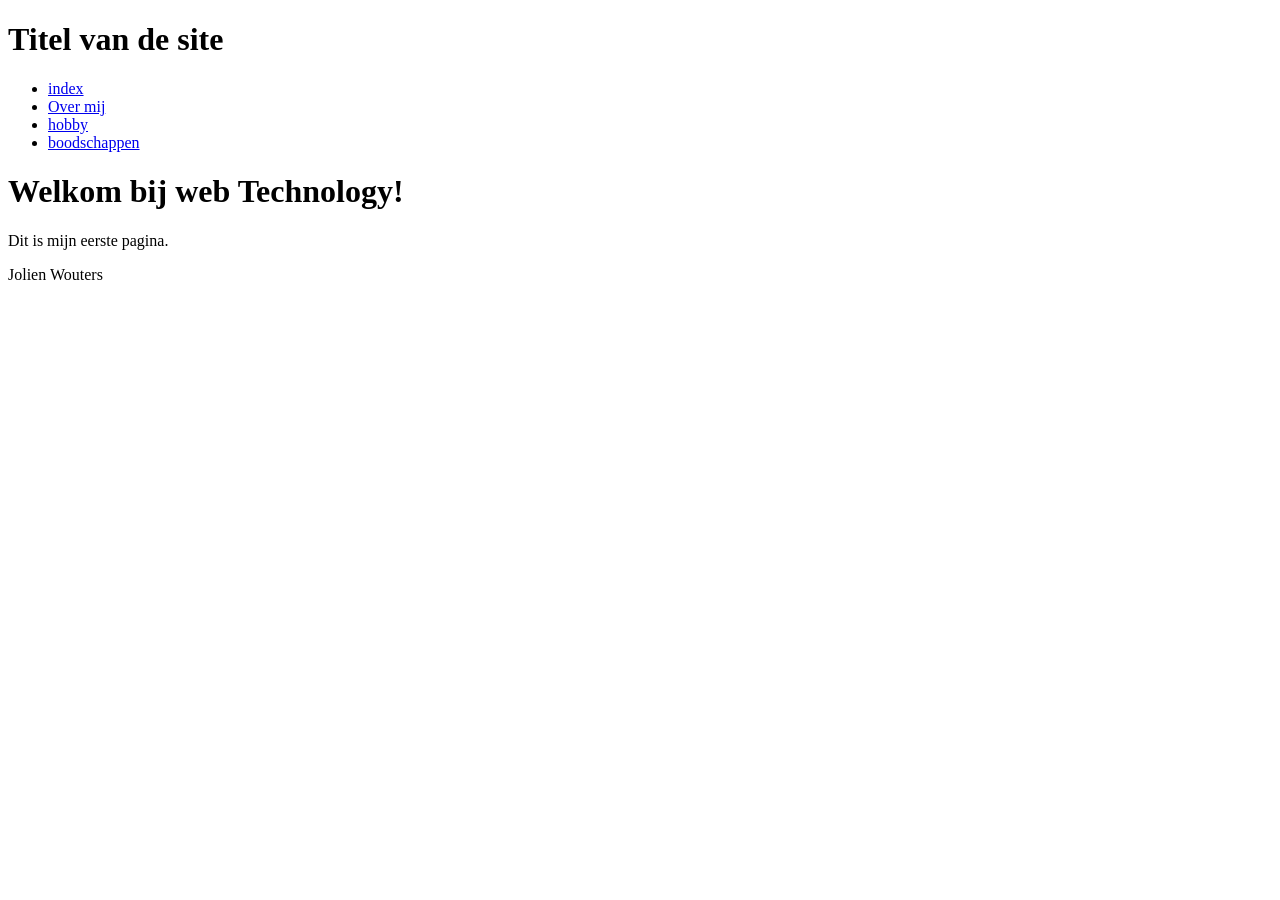
<file: Labo-01/index.html>
<!DOCTYPE html>
<html lang="en">
<head>
    <meta charset="UTF-8">
    <meta name="viewport" content="width=device-width, initial-scale=1.0">
    <title>Mijn Eerste pagina</title>
</head>
<body>
    <header>
<h1>Titel van de site</h1>
<nav>
<ul>
<li><a href="index.html">index</a></li>
<li><a href="over-mij.html">Over mij</a></li>
<li><a href="hobby.html">hobby</a></li>
<li><a href="boodschappen.html">boodschappen</a></li>
</ul>
</nav>
</header>
  <h1>Welkom bij web Technology!</h1>  
  <p>Dit is mijn eerste pagina.</p>
</body>

<footer>
<p>Jolien Wouters</p>
</footer>
</html>
</file>
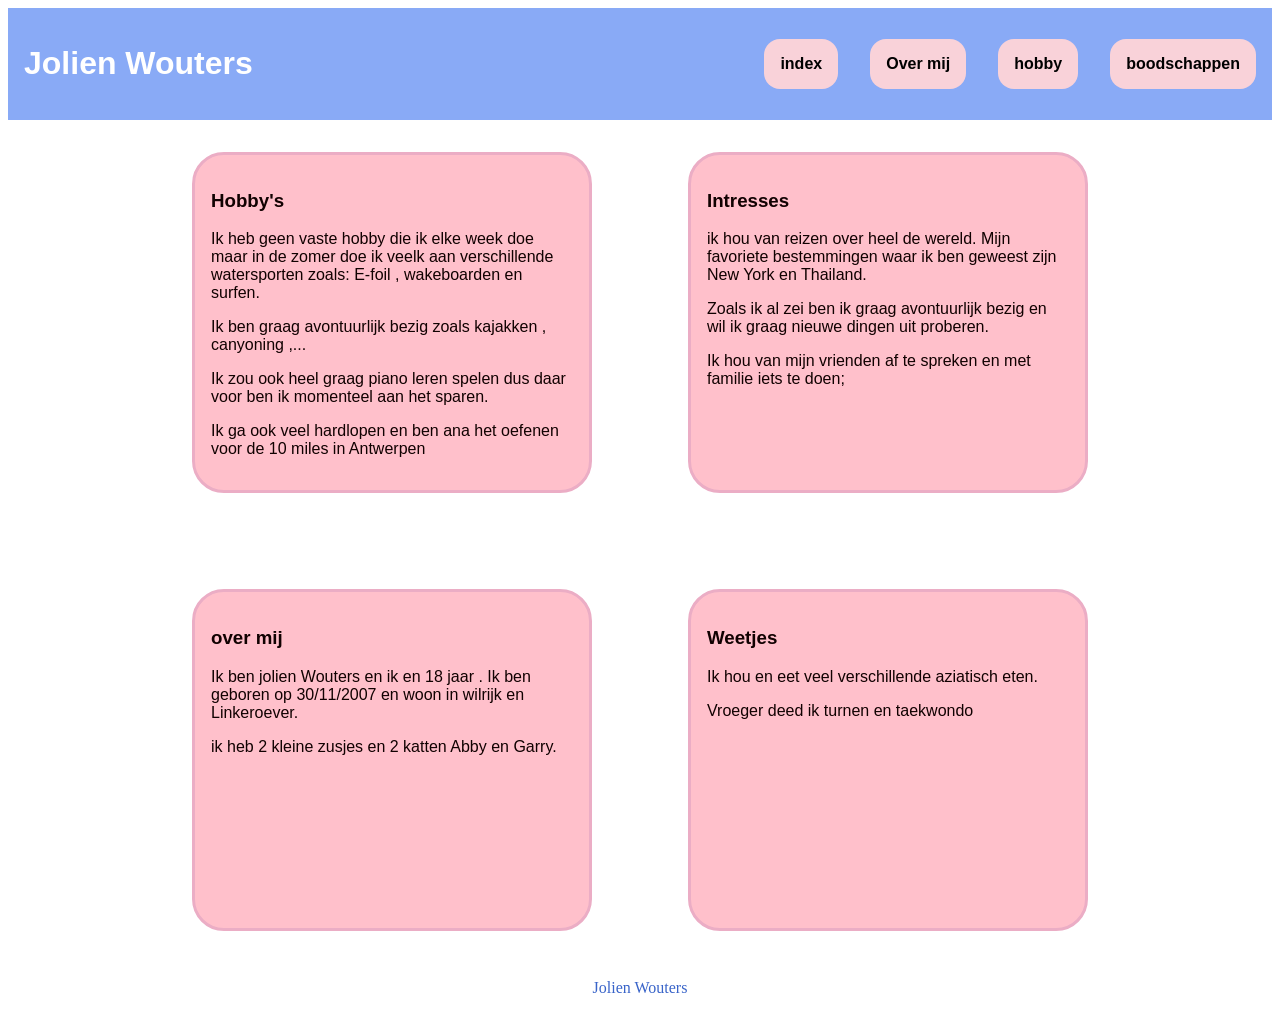
<file: site/index.html>
<!DOCTYPE html>
<html lang="en">
<head>
    <meta charset="UTF-8">
    <meta name="viewport" content="width=device-width, initial-scale=1.0">
    <title>Mijn Eerste pagina</title>
    <link rel="stylesheet" href="css/stijl.css">
</head>
<body>
    <header>
<h1>Jolien Wouters</h1>
<nav>
<ul>
<li><a href="index.html">index</a></li>
<li><a href="over-mij.html">Over mij</a></li>
<li><a href="hobby.html">hobby</a></li>
<li><a href="boodschappen.html">boodschappen</a></li>
</ul>
</nav>
</header>

  <main>
   
    

    <article class="kaart">
        <h3>Hobby's</h3>
        <p>Ik heb geen vaste hobby die ik elke week doe maar in de zomer doe ik veelk aan verschillende watersporten zoals: E-foil , wakeboarden en surfen.</p>
        <p> Ik ben graag avontuurlijk bezig zoals kajakken , canyoning ,...</p>
        <p> Ik zou ook heel graag piano leren spelen dus daar voor ben ik momenteel aan het sparen.</p>
        <p> Ik ga ook veel hardlopen en ben ana het oefenen voor de 10 miles in Antwerpen</p>
    </article>

    <article class="kaart">
        <h3>Intresses</h3>
        <p>ik hou van reizen over heel de wereld. Mijn favoriete bestemmingen waar ik ben geweest zijn New York en Thailand.</p>
           <p>Zoals ik al zei ben ik graag avontuurlijk bezig en wil ik graag nieuwe dingen uit proberen.</p>
             <p>Ik hou van mijn vrienden af te spreken en met familie iets te doen;</p>
    </article>

    <article class="kaart">
        <h3>over mij</h3>
        <p>Ik ben jolien Wouters en ik en 18 jaar . Ik ben geboren op 30/11/2007 en woon in wilrijk en Linkeroever.</p>
        <p> ik heb 2 kleine zusjes en 2 katten Abby en Garry.</p>
        <p></p>
    </article>

    <article class="kaart">
        <h3>Weetjes</h3>
        <p> Ik hou en eet veel verschillende aziatisch eten.</p>
        <p> Vroeger deed ik turnen en taekwondo</p>

        <p> </p>
    </article>
</main>
</body>

<footer>
<p>Jolien Wouters</p>
</footer>
</html>
</file>
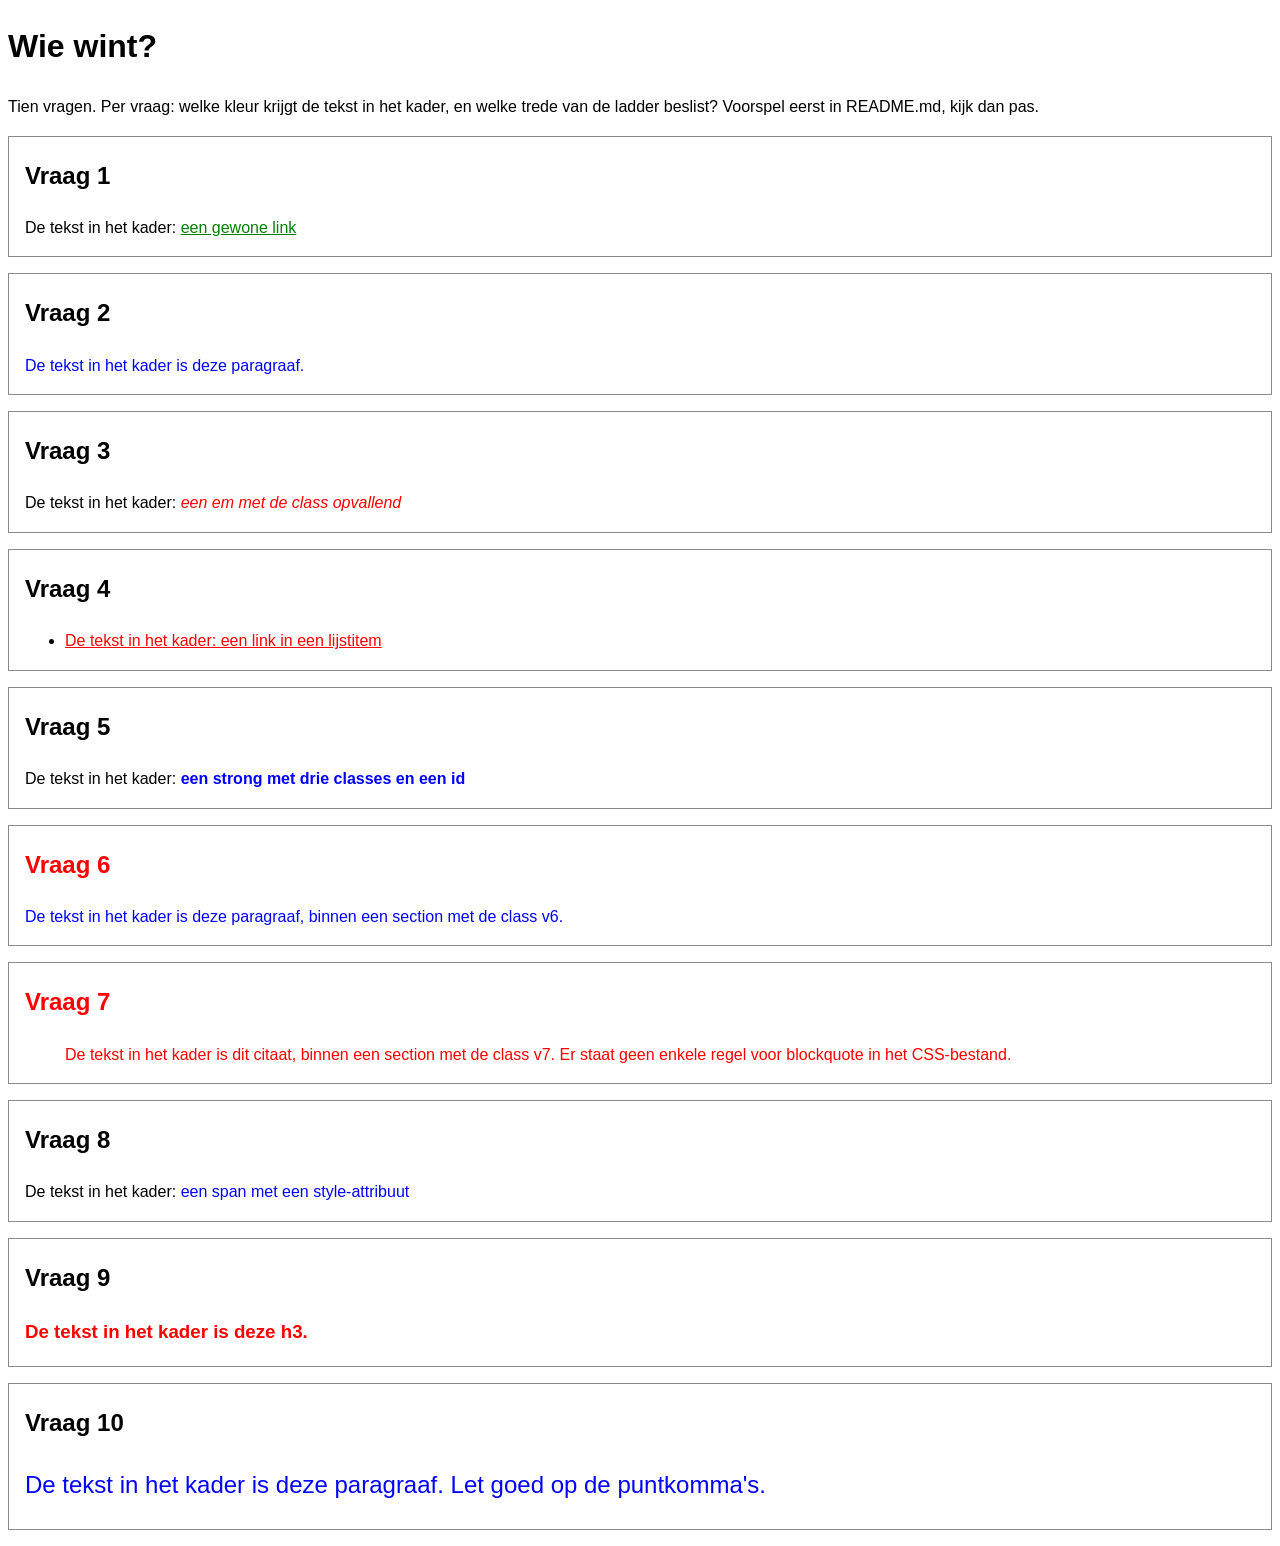
<file: labo-02/cascade/index.html>
<!-- index.html - oefening 3: voorspel, dan kijk. Wijzig dit bestand niet. -->
<!doctype html>
<html lang="nl">
  <head>
    <meta charset="utf-8">
    <meta name="viewport" content="width=device-width, initial-scale=1">
    <title>Wie wint? Tien vragen over de cascade</title>
    <link rel="stylesheet" href="css/stijl.css">
  </head>
  <body>
    <h1>Wie wint?</h1>
    <p>Tien vragen. Per vraag: welke kleur krijgt de tekst in het kader, en welke trede van de ladder beslist? Voorspel eerst in README.md, kijk dan pas.</p>

    <section class="vraag v1">
      <h2>Vraag 1</h2>
      <p>De tekst in het kader: <a href="#">een gewone link</a></p>
    </section>

    <section class="vraag v2">
      <h2>Vraag 2</h2>
      <p class="v2-tekst">De tekst in het kader is deze paragraaf.</p>
    </section>

    <section class="vraag v3">
      <h2>Vraag 3</h2>
      <p>De tekst in het kader: <em class="opvallend">een em met de class opvallend</em></p>
    </section>

    <section class="vraag v4">
      <h2>Vraag 4</h2>
      <ul>
        <li><a href="#">De tekst in het kader: een link in een lijstitem</a></li>
      </ul>
    </section>

    <section class="vraag v5">
      <h2>Vraag 5</h2>
      <p>De tekst in het kader: <strong class="een twee drie" id="v5-tekst">een strong met drie classes en een id</strong></p>
    </section>

    <section class="vraag v6">
      <h2>Vraag 6</h2>
      <p class="v6-tekst">De tekst in het kader is deze paragraaf, binnen een section met de class v6.</p>
    </section>

    <section class="vraag v7">
      <h2>Vraag 7</h2>
      <blockquote>De tekst in het kader is dit citaat, binnen een section met de class v7. Er staat geen enkele regel voor blockquote in het CSS-bestand.</blockquote>
    </section>

    <section class="vraag v8">
      <h2>Vraag 8</h2>
      <p>De tekst in het kader: <span class="v8-tekst" style="color: blue">een span met een style-attribuut</span></p>
    </section>

    <section class="vraag v9">
      <h2>Vraag 9</h2>
      <h3 class="v9-tekst">De tekst in het kader is deze h3.</h3>
    </section>

    <section class="vraag v10">
      <h2>Vraag 10</h2>
      <p class="v10-tekst">De tekst in het kader is deze paragraaf. Let goed op de puntkomma's.</p>
    </section>
  </body>
</html>
</file>
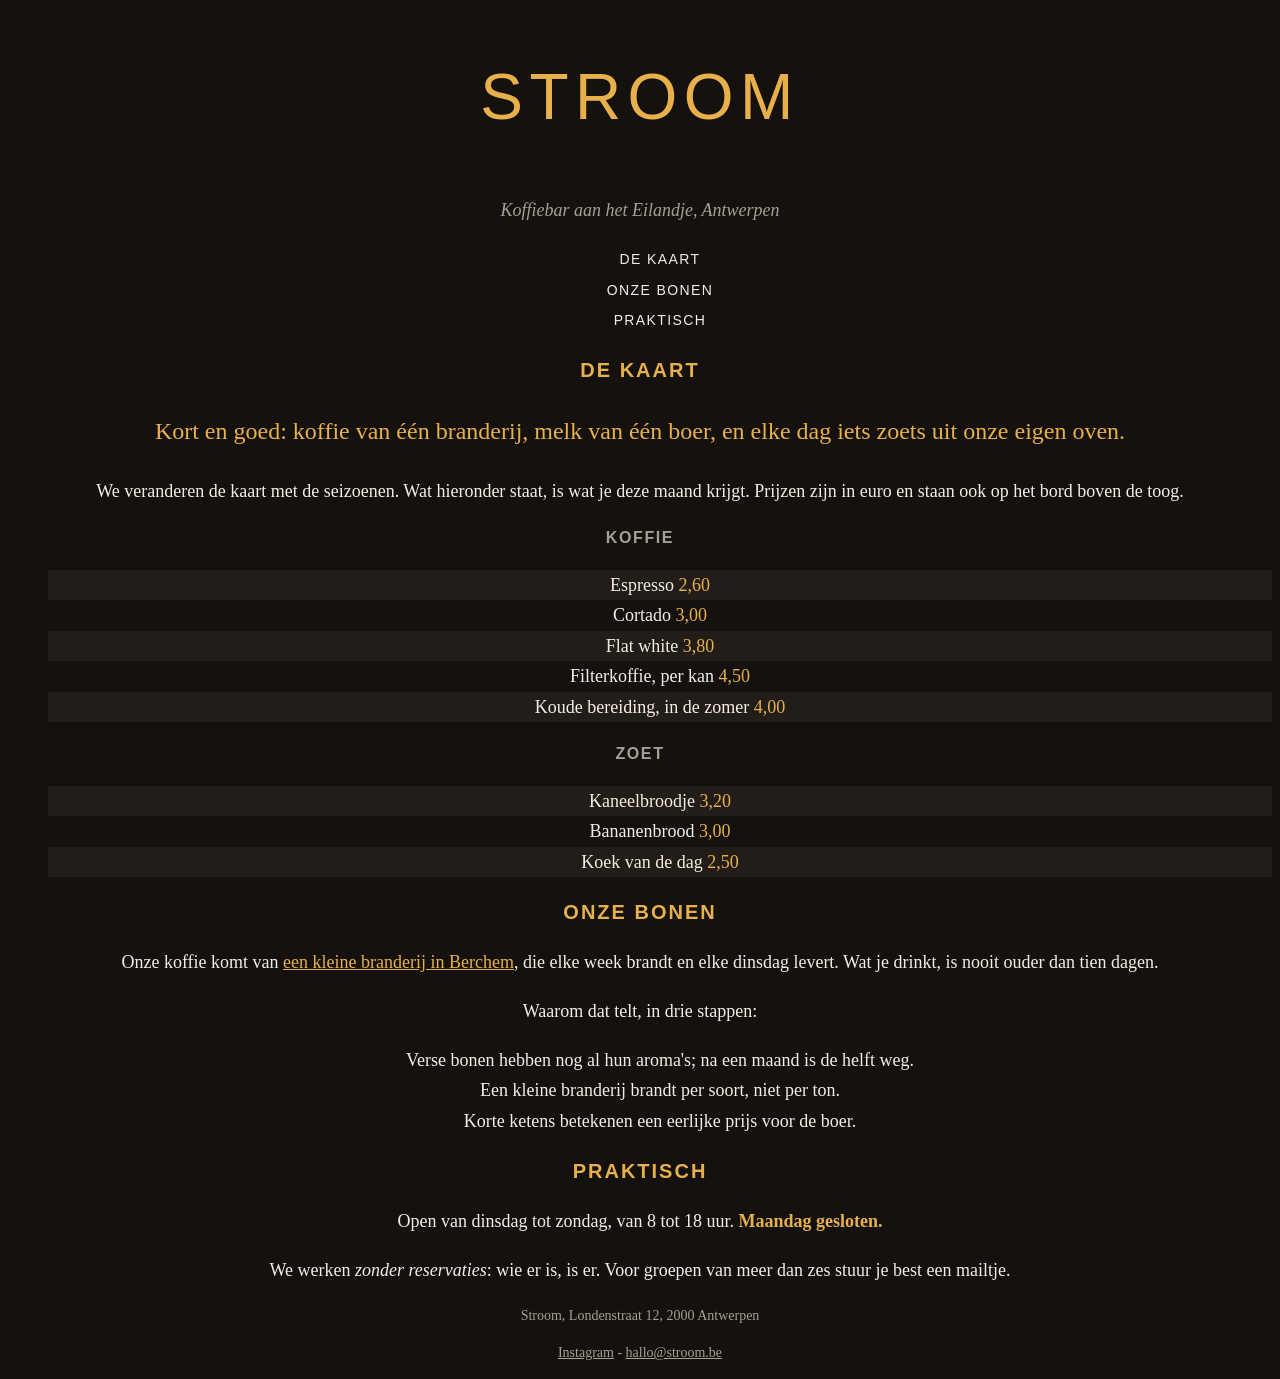
<file: labo-02/nabouw/index.html>
<!-- index.html - nabouw labo 2. Dit bestand mag je NIET wijzigen: geen class erbij, geen element verplaatst, geen style-attribuut. Jij schrijft css/stijl.css. -->
<!--
  Wat het screenshot niet kan tonen (hover en focus):
  - links in de navigatie: accentkleur, vet, geen onderstreping;
    bij hover en focus: inktkleur en onderstreept
  - links in main: accentkleur, onderstreept;
    bij hover en focus: papierkleur op een achtergrond in de accentkleur
  - links in de footer: gedempte kleur; bij hover en focus: accentkleur
-->
<!doctype html>
<html lang="nl">
  <head>
    <meta charset="utf-8">
    <meta name="viewport" content="width=device-width, initial-scale=1">
    <title>Stroom - koffiebar aan het Eilandje</title>
    <link rel="stylesheet" href="css/zen.css">
  </head>
  <body>
    <header>
      <h1>Stroom</h1>
      <p class="slogan">Koffiebar aan het Eilandje, Antwerpen</p>
      <nav>
        <ul>
          <li><a href="#kaart">De kaart</a></li>
          <li><a href="#bonen">Onze bonen</a></li>
          <li><a href="#praktisch">Praktisch</a></li>
        </ul>
      </nav>
    </header>

    <main>
      <article>
        <h2 id="kaart">De kaart</h2>
        <p class="intro">Kort en goed: koffie van één branderij, melk van één boer, en elke dag iets zoets uit onze eigen oven.</p>
        <p>We veranderen de kaart met de seizoenen. Wat hieronder staat, is wat je deze maand krijgt. Prijzen zijn in euro en staan ook op het bord boven de toog.</p>

        <h3>Koffie</h3>
        <ul class="kaart">
          <li>Espresso <span class="prijs">2,60</span></li>
          <li>Cortado <span class="prijs">3,00</span></li>
          <li>Flat white <span class="prijs">3,80</span></li>
          <li>Filterkoffie, per kan <span class="prijs">4,50</span></li>
          <li>Koude bereiding, in de zomer <span class="prijs">4,00</span></li>
        </ul>

        <h3>Zoet</h3>
        <ul class="kaart">
          <li>Kaneelbroodje <span class="prijs">3,20</span></li>
          <li>Bananenbrood <span class="prijs">3,00</span></li>
          <li>Koek van de dag <span class="prijs">2,50</span></li>
        </ul>

        <h2 id="bonen">Onze bonen</h2>
        <p>Onze koffie komt van <a href="https://www.example.be">een kleine branderij in Berchem</a>, die elke week brandt en elke dinsdag levert. Wat je drinkt, is nooit ouder dan tien dagen.</p>
        <p>Waarom dat telt, in drie stappen:</p>
        <ol>
          <li>Verse bonen hebben nog al hun aroma's; na een maand is de helft weg.</li>
          <li>Een kleine branderij brandt per soort, niet per ton.</li>
          <li>Korte ketens betekenen een eerlijke prijs voor de boer.</li>
        </ol>

        <h2 id="praktisch">Praktisch</h2>
        <p>Open van dinsdag tot zondag, van 8 tot 18 uur. <strong>Maandag gesloten.</strong></p>
        <p>We werken <em>zonder reservaties</em>: wie er is, is er. Voor groepen van meer dan zes stuur je best een mailtje.</p>
      </article>
    </main>

    <footer>
      <p>Stroom, Londenstraat 12, 2000 Antwerpen</p>
      <p><a href="https://www.instagram.com">Instagram</a> - <a href="mailto:hallo@stroom.be">hallo@stroom.be</a></p>
    </footer>
  </body>
</html>
</file>
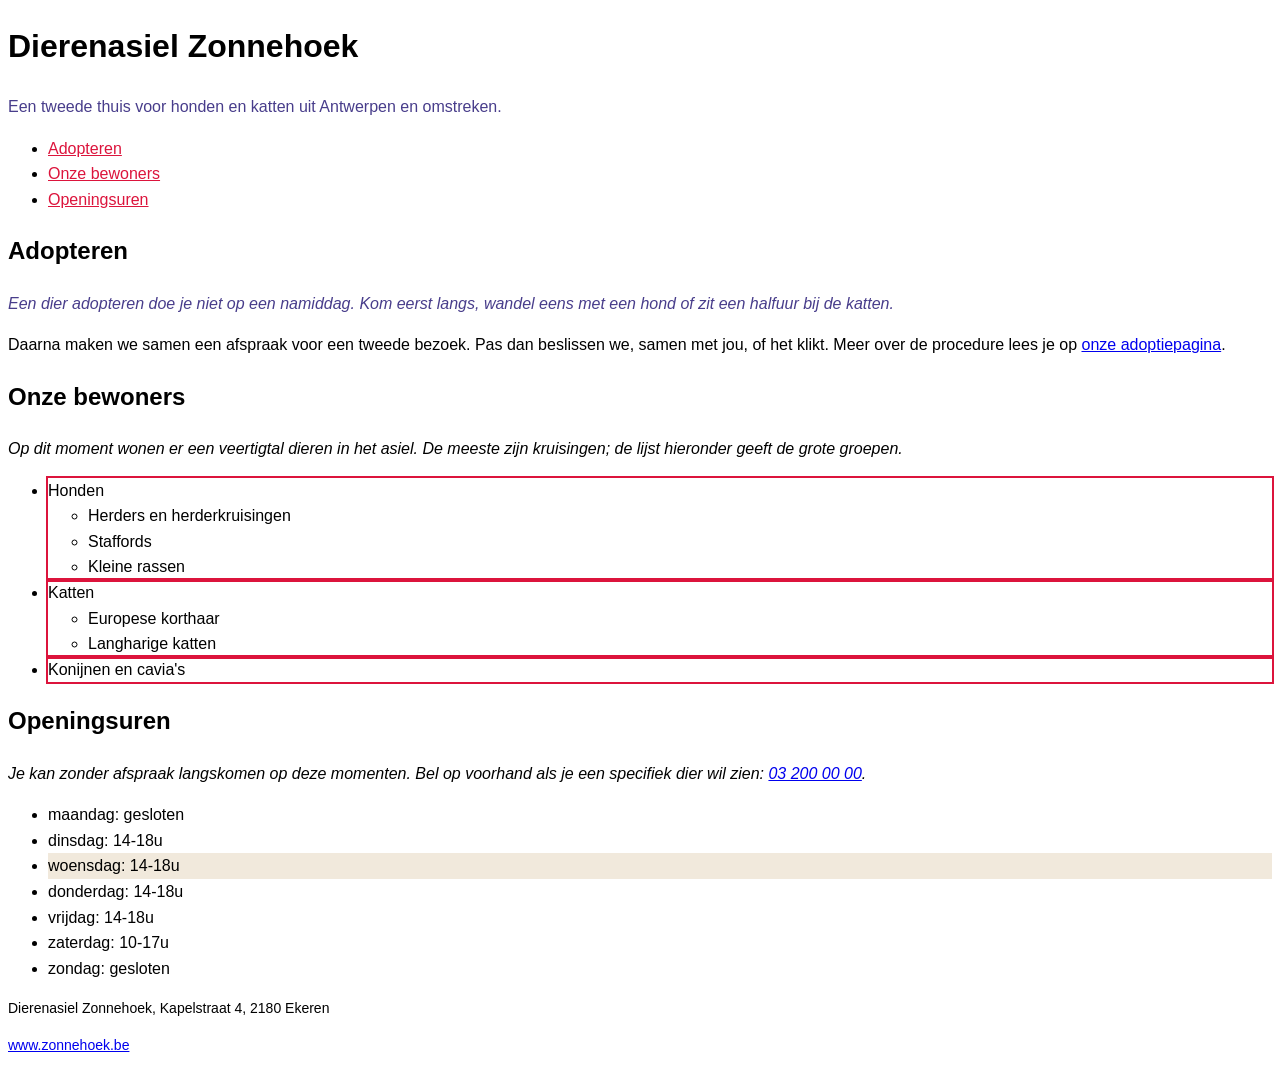
<file: labo-02/selectors/index.html>
<!-- index.html - oefening 2: selectors. Wijzig dit bestand niet; alles wat je nodig hebt, staat erin. -->
<!doctype html>
<html lang="nl">
  <head>
    <meta charset="utf-8">
    <meta name="viewport" content="width=device-width, initial-scale=1">
    <title>Dierenasiel Zonnehoek</title>
    <link rel="stylesheet" href="css/stijl.css">
  </head>
  <body>
    <header>
      <h1>Dierenasiel Zonnehoek</h1>
      <p class="slogan">Een tweede thuis voor honden en katten uit Antwerpen en omstreken.</p>
      <nav>
        <ul>
          <li><a href="#adopteren">Adopteren</a></li>
          <li><a href="#rassen">Onze bewoners</a></li>
          <li><a href="#uren">Openingsuren</a></li>
        </ul>
      </nav>
    </header>

    <main>
      <article>
        <h2 id="adopteren">Adopteren</h2>
        <p class="intro">Een dier adopteren doe je niet op een namiddag. Kom eerst langs, wandel eens met een hond of zit een halfuur bij de katten.</p>
        <p>Daarna maken we samen een afspraak voor een tweede bezoek. Pas dan beslissen we, samen met jou, of het klikt. Meer over de procedure lees je op <a href="https://www.zonnehoek.be/adoptie">onze adoptiepagina</a>.</p>

        <h2 id="rassen">Onze bewoners</h2>
        <p>Op dit moment wonen er een veertigtal dieren in het asiel. De meeste zijn kruisingen; de lijst hieronder geeft de grote groepen.</p>
        <ul class="rassen">
          <li>Honden
            <ul>
              <li>Herders en herderkruisingen</li>
              <li>Staffords</li>
              <li>Kleine rassen</li>
            </ul>
          </li>
          <li>Katten
            <ul>
              <li>Europese korthaar</li>
              <li>Langharige katten</li>
            </ul>
          </li>
          <li>Konijnen en cavia's</li>
        </ul>

        <h2 id="uren">Openingsuren</h2>
        <p>Je kan zonder afspraak langskomen op deze momenten. Bel op voorhand als je een specifiek dier wil zien: <a href="tel:+3232000000">03 200 00 00</a>.</p>
        <ul class="uren">
          <li>maandag: gesloten</li>
          <li>dinsdag: 14-18u</li>
          <li>woensdag: 14-18u</li>
          <li>donderdag: 14-18u</li>
          <li>vrijdag: 14-18u</li>
          <li>zaterdag: 10-17u</li>
          <li>zondag: gesloten</li>
        </ul>
      </article>
    </main>

    <footer>
      <p>Dierenasiel Zonnehoek, Kapelstraat 4, 2180 Ekeren</p>
      <p><a href="https://www.zonnehoek.be">www.zonnehoek.be</a></p>
    </footer>
  </body>
</html>
</file>
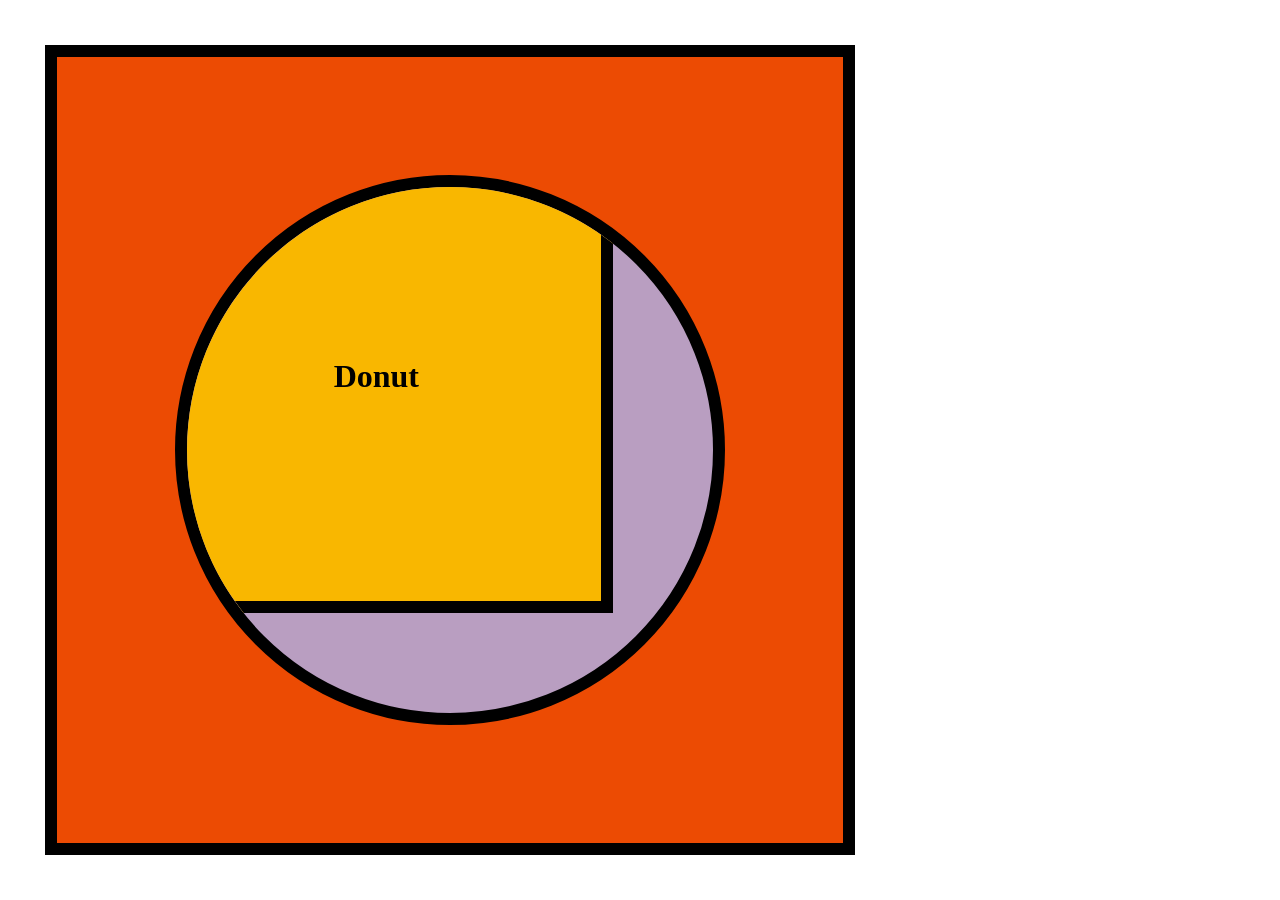
<file: labo-03-starter/labo-03/donut/index.html>
<!doctype html>
<html lang="en">
<head>
  <meta charset="utf-8">
  <meta name="viewport" content="width=device-width, initial-scale=1">
  <title>Labo 3 - Donut</title>
  <link rel="stylesheet" href="css/reset.css">
  <link rel="stylesheet" href="css/stijl.css">
</head>
<body>
  <!-- Do not change this file. Write your CSS in css/stijl.css. -->
  <main>
    <div>
      <h1>Donut</h1>
    </div>
  </main>
</body>
</html>
</file>
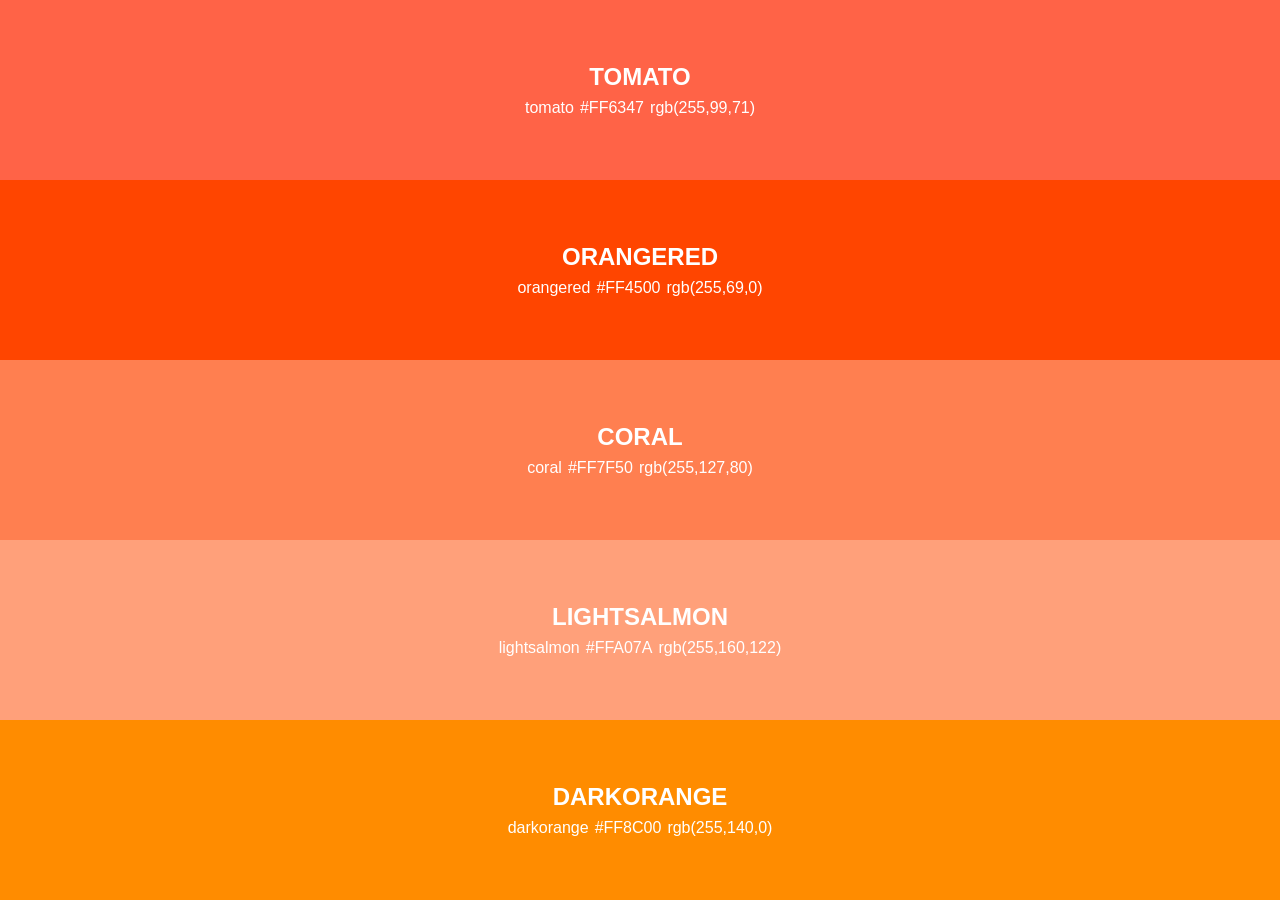
<file: labo-03-starter/labo-03/kleuren/index.html>
<!doctype html>
<html lang="en">
<head>
  <meta charset="utf-8">
  <meta name="viewport" content="width=device-width, initial-scale=1">
  <title>Labo 3 - Kleurenstalen</title>
  <link rel="stylesheet" href="css/reset.css">
  <link rel="stylesheet" href="css/stijl.css">
</head>
<body>
  <!-- Do not change this file. Write your CSS in css/stijl.css. -->
  <ul>
    <li class="tomato">
      <h2>TOMATO</h2>
      <p class="codes"><span>tomato</span> <span>#FF6347</span> <span>rgb(255,99,71)</span></p>
    </li>
    <li class="orangered">
      <h2>ORANGERED</h2>
      <p class="codes"><span>orangered</span> <span>#FF4500</span> <span>rgb(255,69,0)</span></p>
    </li>
    <li class="coral">
      <h2>CORAL</h2>
      <p class="codes"><span>coral</span> <span>#FF7F50</span> <span>rgb(255,127,80)</span></p>
    </li>
    <li class="lightsalmon">
      <h2>LIGHTSALMON</h2>
      <p class="codes"><span>lightsalmon</span> <span>#FFA07A</span> <span>rgb(255,160,122)</span></p>
    </li>
    <li class="darkorange">
      <h2>DARKORANGE</h2>
      <p class="codes"><span>darkorange</span> <span>#FF8C00</span> <span>rgb(255,140,0)</span></p>
    </li>
  </ul>
</body>
</html>
</file>
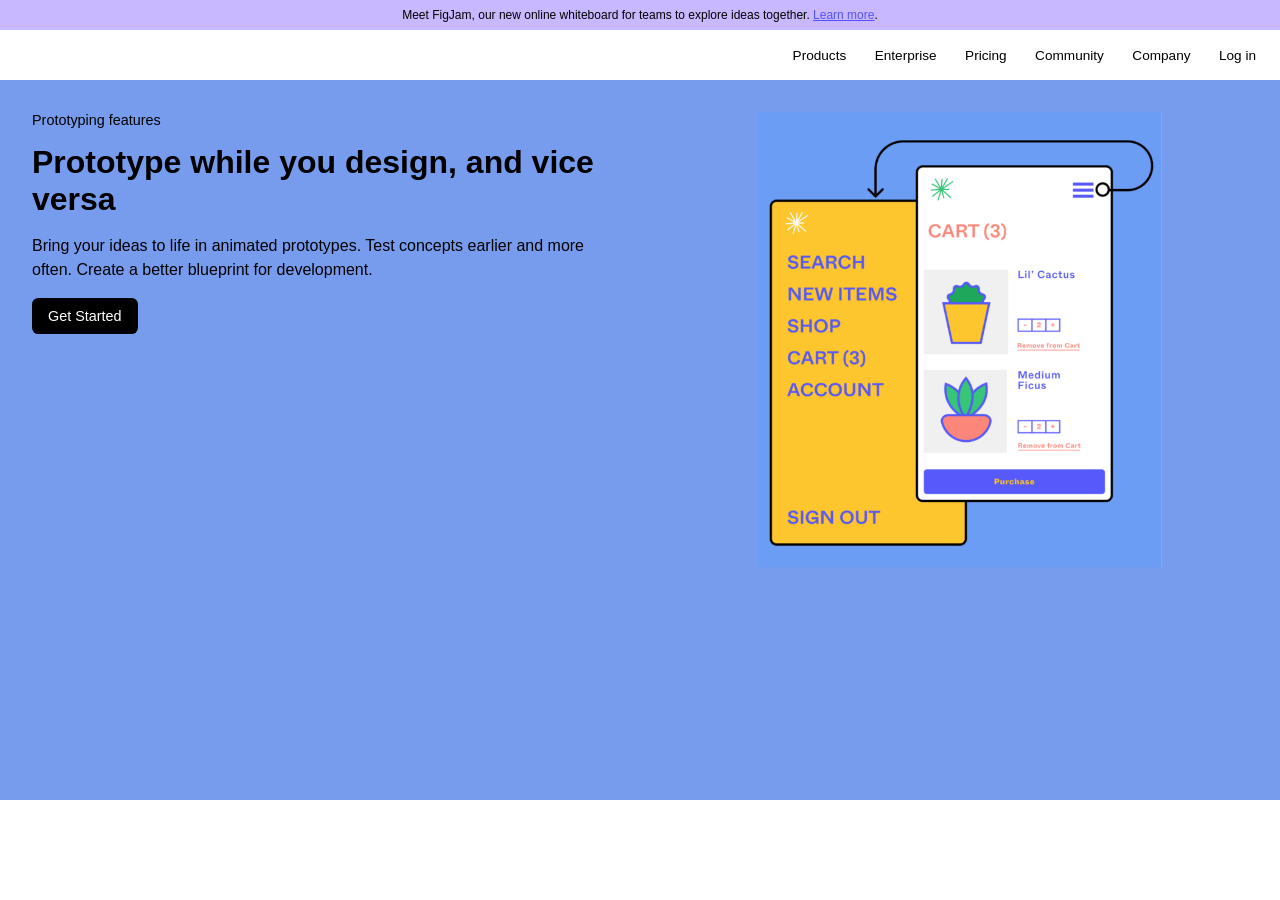
<file: labo-03-starter/labo-03/landing/index.html>
<!doctype html>
<html lang="en">
<head>
  <meta charset="utf-8">
  <meta name="viewport" content="width=device-width, initial-scale=1">
  <title>Labo 3 - Landingspagina</title>
  <link rel="stylesheet" href="css/reset.css">
  <link rel="stylesheet" href="css/stijl.css">
</head>
<body>
  <!-- Do not change this file. Write your CSS in css/stijl.css.
       Not visible in the screenshot: on :hover and :focus the links in the
       banner and in the navigation get an underline, and the button turns
       dark grey (#333333) instead of black. -->
  <div class="banner">
    <p>Meet FigJam, our new online whiteboard for teams to explore ideas together. <a href="#">Learn more</a>.</p>
  </div>
  <header>
    <nav>
      <ul>
        <li><a href="#">Products</a></li>
        <li><a href="#">Enterprise</a></li>
        <li><a href="#">Pricing</a></li>
        <li><a href="#">Community</a></li>
        <li><a href="#">Company</a></li>
        <li><a href="#">Log in</a></li>
      </ul>
    </nav>
  </header>
  <main>
    <article>
      <p class="bovenkop">Prototyping features</p>
      <h1>Prototype while you design, and vice versa</h1>
      <p>Bring your ideas to life in animated prototypes. Test concepts earlier and more often. Create a better blueprint for development.</p>
      <a href="#" class="knop">Get Started</a>
    </article><!-- no whitespace between these two tags: see syllabus 3.7 --><div class="afbeelding">
      <img src="afbeeldingen/prototype.png" alt="Prototype of a plant shop: a yellow menu panel next to a white cart screen">
    </div>
  </main>
</body>
</html>
</file>
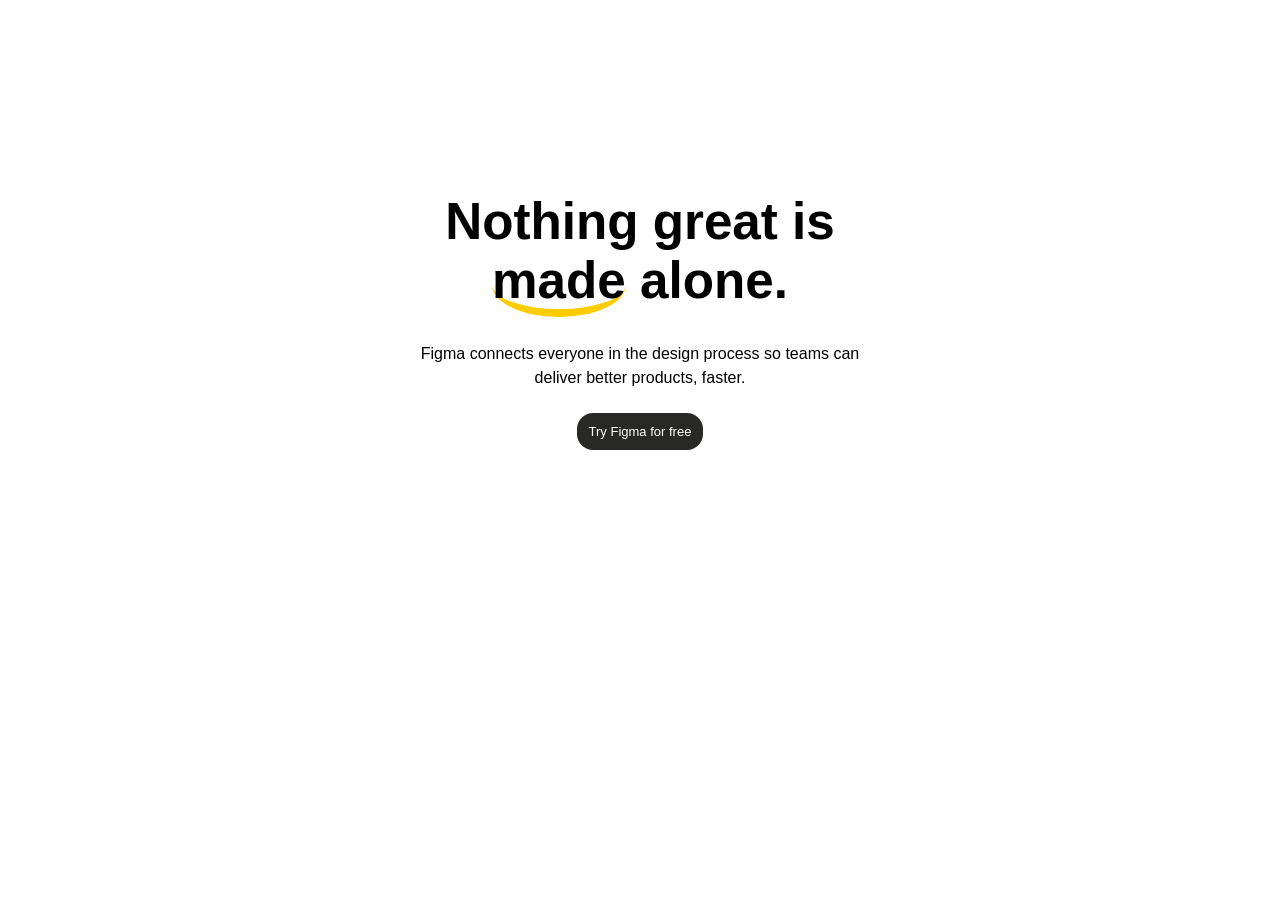
<file: labo-03-starter/labo-03/slogan/index.html>
<!doctype html>
<html lang="en">
<head>
  <meta charset="utf-8">
  <meta name="viewport" content="width=device-width, initial-scale=1">
  <title>Labo 3 - Slogan</title>
  <link rel="stylesheet" href="css/reset.css">
  <link rel="stylesheet" href="css/stijl.css">
</head>
<body>
  <!-- Do not change this file. Write your CSS in css/stijl.css.
       Not visible in the screenshot: on :hover and :focus the button turns
       dark grey (#333333) instead of black. -->
  <h2>Nothing great is <span>made</span> alone.</h2>
  <p>Figma connects everyone in the design process so teams can deliver better products, faster.</p>
  <a href="https://www.figma.com">Try Figma for free</a>
</body>
</html>
</file>
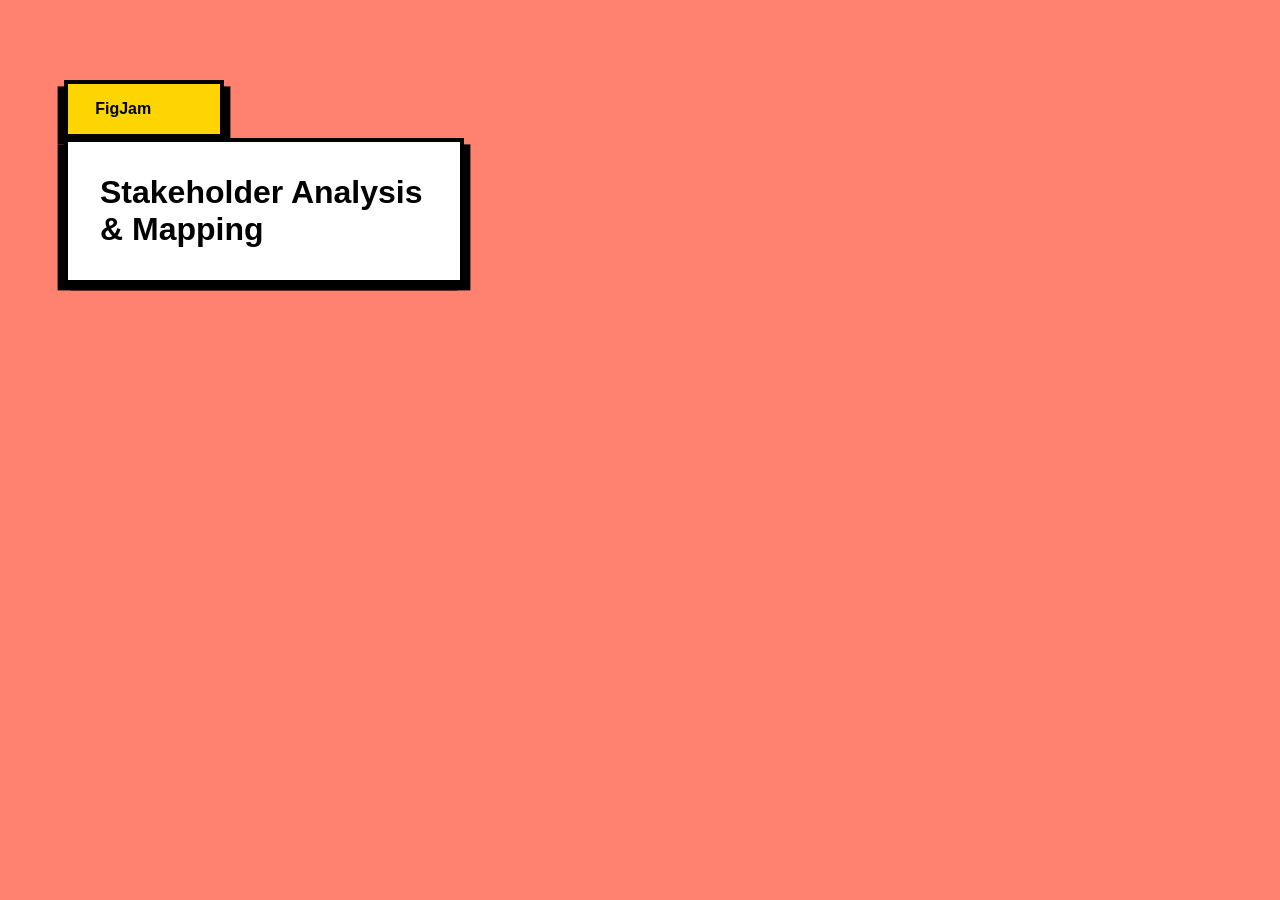
<file: labo-03-starter/labo-03/tabblad/index.html>
<!doctype html>
<html lang="en">
<head>
  <meta charset="utf-8">
  <meta name="viewport" content="width=device-width, initial-scale=1">
  <title>Labo 3 - Tabblad</title>
  <link rel="stylesheet" href="css/reset.css">
  <link rel="stylesheet" href="css/stijl.css">
</head>
<body>
  <!-- Do not change this file. Write your CSS in css/stijl.css. -->
  <h1>FigJam</h1>
  <h2>Stakeholder Analysis &amp; Mapping</h2>
</body>
</html>
</file>
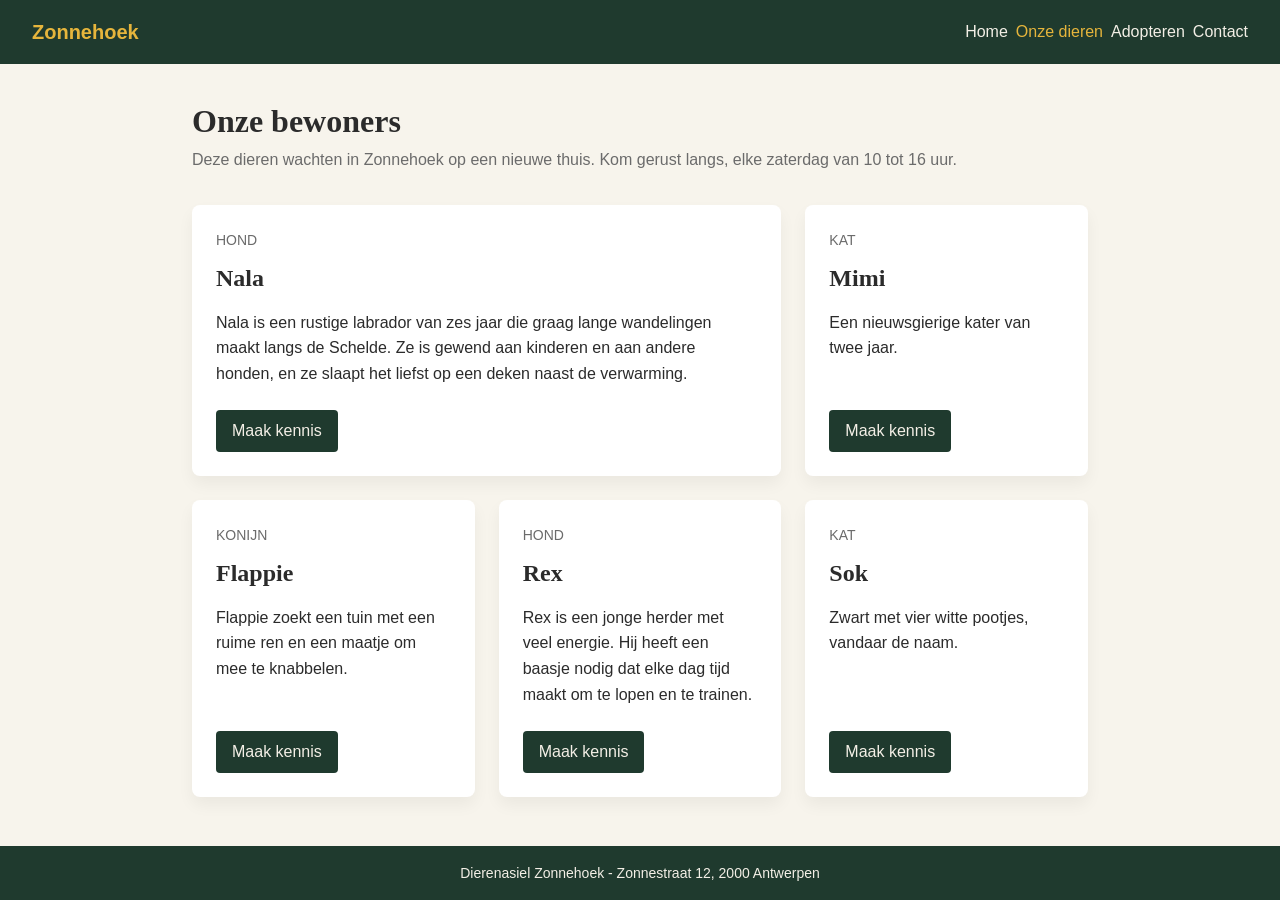
<file: labo-04-starter/labo-04/dierenasiel/index.html>
<!doctype html>
<html lang="nl">
<head>
  <meta charset="utf-8">
  <meta name="viewport" content="width=device-width, initial-scale=1">
  <title>Labo 4 - Dierenasiel Zonnehoek</title>
  <link rel="stylesheet" href="css/reset.css">
  <link rel="stylesheet" href="css/stijl.css">
</head>
<body>
  <!-- Do not change this file. Write your CSS in css/stijl.css.
       Not visible in the screenshot: on :hover and :focus the links in the
       navigation get an underline, and a button turns dark (#2b2b2b). -->
  <header>
    <a class="logo" href="index.html">Zonnehoek</a>
    <nav>
      <ul>
        <li><a href="index.html">Home</a></li>
        <li><a href="dieren.html" class="actief">Onze dieren</a></li>
        <li><a href="adopteren.html">Adopteren</a></li>
        <li><a href="contact.html">Contact</a></li>
      </ul>
    </nav>
  </header>
  <main>
    <h1>Onze bewoners</h1>
    <p class="intro">Deze dieren wachten in Zonnehoek op een nieuwe thuis. Kom gerust langs, elke zaterdag van 10 tot 16 uur.</p>
    <ul class="kaarten">
      <li class="kaart uitgelicht">
        <p class="soort">Hond</p>
        <h2>Nala</h2>
        <p class="beschrijving">Nala is een rustige labrador van zes jaar die graag lange wandelingen maakt langs de Schelde. Ze is gewend aan kinderen en aan andere honden, en ze slaapt het liefst op een deken naast de verwarming.</p>
        <a class="knop" href="#">Maak kennis</a>
      </li>
      <li class="kaart">
        <p class="soort">Kat</p>
        <h2>Mimi</h2>
        <p class="beschrijving">Een nieuwsgierige kater van twee jaar.</p>
        <a class="knop" href="#">Maak kennis</a>
      </li>
      <li class="kaart">
        <p class="soort">Konijn</p>
        <h2>Flappie</h2>
        <p class="beschrijving">Flappie zoekt een tuin met een ruime ren en een maatje om mee te knabbelen.</p>
        <a class="knop" href="#">Maak kennis</a>
      </li>
      <li class="kaart">
        <p class="soort">Hond</p>
        <h2>Rex</h2>
        <p class="beschrijving">Rex is een jonge herder met veel energie. Hij heeft een baasje nodig dat elke dag tijd maakt om te lopen en te trainen.</p>
        <a class="knop" href="#">Maak kennis</a>
      </li>
      <li class="kaart">
        <p class="soort">Kat</p>
        <h2>Sok</h2>
        <p class="beschrijving">Zwart met vier witte pootjes, vandaar de naam.</p>
        <a class="knop" href="#">Maak kennis</a>
      </li>
    </ul>
  </main>
  <footer>
    <p>Dierenasiel Zonnehoek - Zonnestraat 12, 2000 Antwerpen</p>
  </footer>
</body>
</html>
</file>
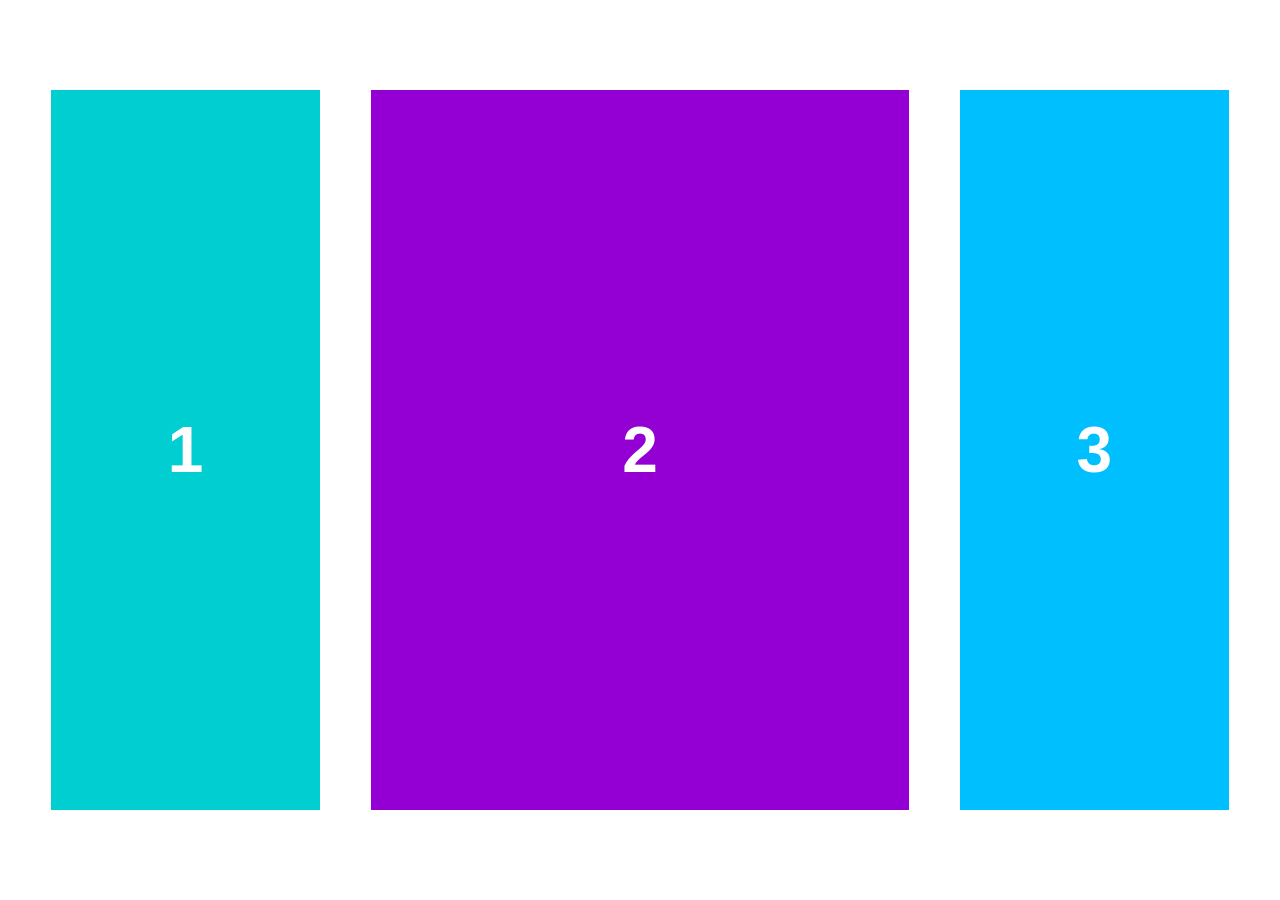
<file: labo-04-starter/labo-04/kolommen/index.html>
<!doctype html>
<html lang="nl">
<head>
  <meta charset="utf-8">
  <meta name="viewport" content="width=device-width, initial-scale=1">
  <title>Labo 4 - Drie kolommen</title>
  <link rel="stylesheet" href="css/reset.css">
  <link rel="stylesheet" href="css/stijl.css">
</head>
<body>
  <!-- Do not change this file. Write your CSS in css/stijl.css. -->
  <main>
    <div>1</div>
    <div>2</div>
    <div>3</div>
  </main>
</body>
</html>
</file>
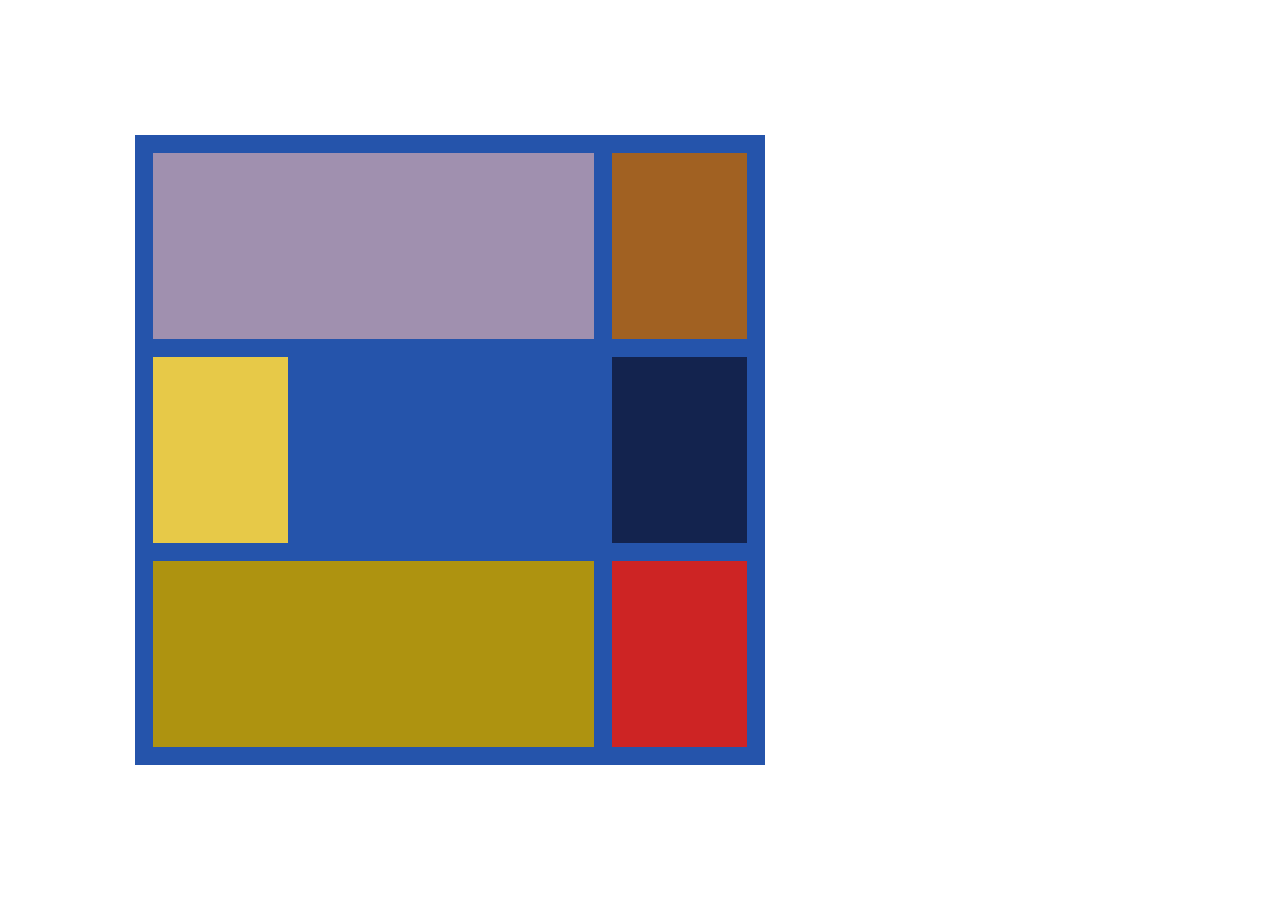
<file: labo-04-starter/labo-04/mondriaan/index.html>
<!doctype html>
<html lang="nl">
<head>
  <meta charset="utf-8">
  <meta name="viewport" content="width=device-width, initial-scale=1">
  <title>Labo 4 - Mondriaan</title>
  <link rel="stylesheet" href="css/reset.css">
  <link rel="stylesheet" href="css/stijl.css">
</head>
<body>
  <!-- Do not change this file. Write your CSS in css/stijl.css. -->
  <main class="schilderij">
    <div class="lila"></div>
    <div class="bruin"></div>
    <div class="geel"></div>
    <div class="marine"></div>
    <div class="olijf"></div>
    <div class="rood"></div>
  </main>
</body>
</html>
</file>
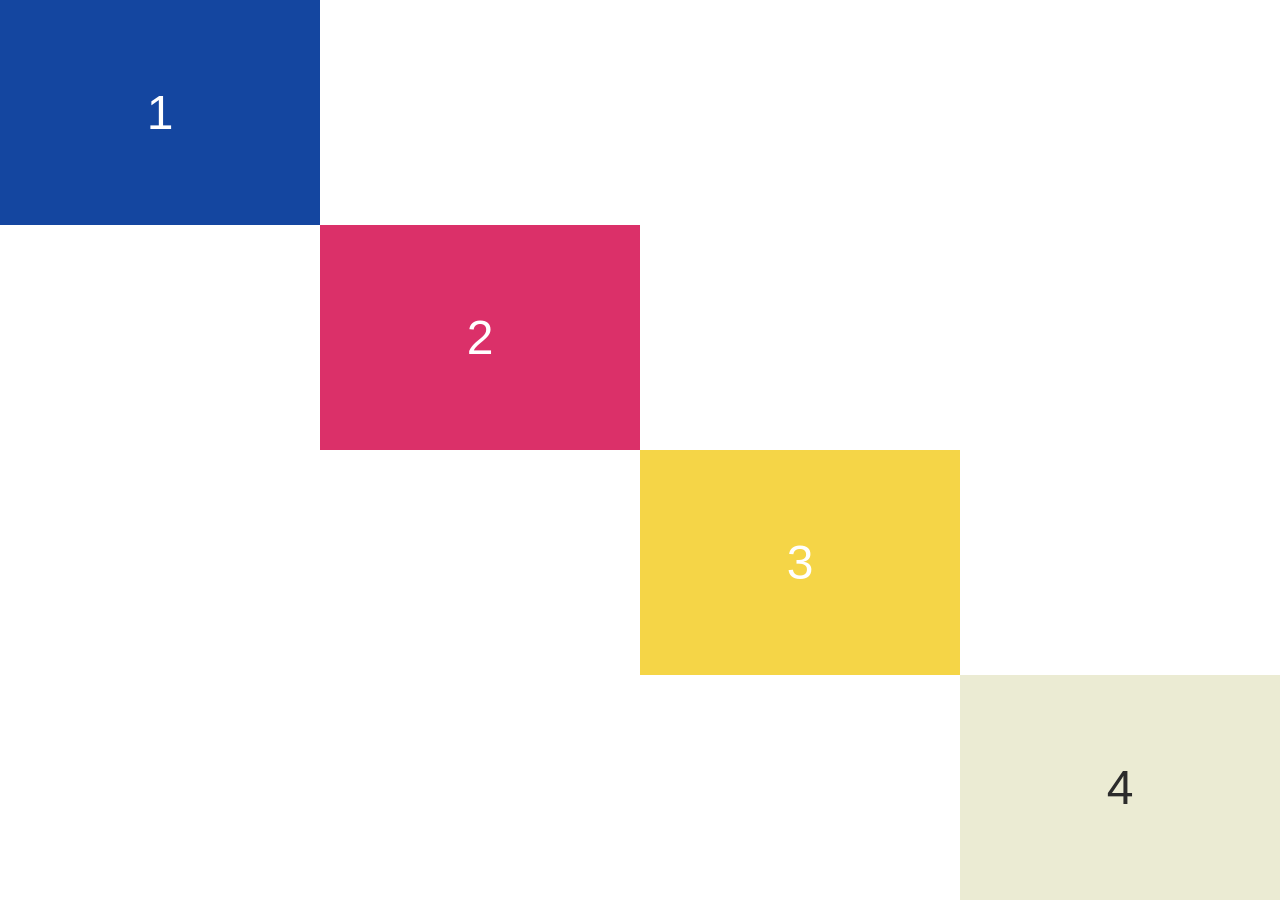
<file: labo-04-starter/labo-04/trap/index.html>
<!doctype html>
<html lang="nl">
<head>
  <meta charset="utf-8">
  <meta name="viewport" content="width=device-width, initial-scale=1">
  <title>Labo 4 - Trap</title>
  <link rel="stylesheet" href="css/reset.css">
  <link rel="stylesheet" href="css/stijl.css">
</head>
<body>
  <!-- Do not change this file. Write your CSS in css/stijl.css. -->
  <main class="trap">
    <div class="trede">1</div>
    <div class="trede">2</div>
    <div class="trede">3</div>
    <div class="trede">4</div>
  </main>
</body>
</html>
</file>
<file: site/css/stijl.css>
:root {
  --color-accent: #3964c9;
  --color-text: #110101;
  --font-body: Verdana;
  --font-heading: Georgia;
  --size-base: 1rem;
}

main {
  margin: 0 auto;
  font-family: Arial, Helvetica, sans-serif;
  display: grid;
  grid-template-columns: repeat(2, 1fr);
  grid-template-rows: repeat(2, 1fr);
  gap: 2rem;
  max-width: 60rem;
}

.kaart {
  background-color: pink;
  border: 0.2rem rgb(235, 173, 197) solid;
  padding: 1rem;
  margin: 2rem;
  border-radius: 2rem;
  gap: 2rem;
  align-items: center;
  justify-content: center;
  min-height: 10rem;
  min-width: 5rem;
}

body {
  color: var(--color-text);
  font-family: var(--font-body);
  font-size: var(--size-base);
}

nav a {
  color: black;
  text-decoration: none;
  font-weight: bolder;
  font-size: var(--size-base);
  display: flex;
  list-style: none;
  justify-content: space-between;
  font-family: Arial, Helvetica, sans-serif;
}

nav ul {
  display: flex;
  gap: 2rem;
  list-style: none;
  margin: 0;
  padding: 0;
  justify-content: end;
}

a {
  background-color: rgb(249, 210, 217);
  padding: 1rem;
  border-radius: 1rem;
  margin: 0;
}

header {
  background-color: #89aaf6;
  padding: 1rem;
  margin: 0rem;
  display: flex;
  justify-content: space-between;
  align-items: center;
}

nav a:hover,
nav a:focus {
  text-decoration: underline;
}

footer {
  text-align: center;
  color: var(--color-accent);
}

li:nth-child(odd) {
  background-color: var();
}

h2 {
  font-size: small;
}

h1 {
  color: white;
  font-family: Arial, Helvetica, sans-serif;
}
</file>
<file: labo-02/cascade/css/stijl.css>
/* stijl.css - oefening 3: voorspel, dan kijk. Wijzig dit bestand niet. */

/* Opmaak van de pagina zelf; doet niet mee in de vragen. */
body {
  font-family: Verdana, sans-serif;
  line-height: 1.6;
}

.vraag {
  border: 1px solid #8a8a89;
  padding: 0 1rem;
  margin-bottom: 1rem;
}

/* ---- vraag 1 ---- */
a {
  color: green;
}

/* ---- vraag 2 ---- */
.v2-tekst {
  color: red;
}

.v2-tekst {
  color: blue;
}

/* ---- vraag 3 ---- */
.opvallend {
  color: red;
}

em {
  color: blue;
}

/* ---- vraag 4 ---- */
.v4 > a {
  color: green;
}

.v4 a {
  color: red;
}

/* ---- vraag 5 ---- */
.een.twee.drie {
  color: red;
}

#v5-tekst {
  color: blue;
}

/* ---- vraag 6 ---- */
.v6 {
  color: red;
}

.v6-tekst {
  color: blue;
}

/* ---- vraag 7 ---- */
.v7 {
  color: red;
}

/* ---- vraag 8 ---- */
.v8-tekst {
  color: red;
}

/* ---- vraag 9 ---- */
h3 {
  color: red !important;
}

.v9-tekst {
  color: blue;
}

/* ---- vraag 10 ---- */
.v10-tekst {
  color: green;
  font-size: 1.5rem;
  color: blue;
}
</file>
<file: labo-02/nabouw/css/zen.css>
/* zen.css - dezelfde HTML, een ander blad. Alleen om naar te kijken; niets hiervan is opgave. */

:root {
  --color-paper: #14110f;
  --color-ink: #f3ede4;
  --color-muted: #a89f93;
  --color-accent: #e8b04b;
  --color-zebra: #221d19;
  --font-body: Georgia, serif;
  --font-heading: "Trebuchet MS", Verdana, sans-serif;
}

body {
  background-color: var(--color-paper);
  color: var(--color-ink);
  font-family: var(--font-body);
  font-size: 1.125rem;
  line-height: 1.7;
  text-align: center;
}

h1, h2, h3 {
  font-family: var(--font-heading);
  text-transform: uppercase;
  letter-spacing: 0.1em;
}

h1 {
  font-size: 4rem;
  font-weight: normal;
  color: var(--color-accent);
}

h2 {
  font-size: 1.25rem;
  color: var(--color-accent);
}

h3 {
  font-size: 1rem;
  color: var(--color-muted);
}

.slogan {
  color: var(--color-muted);
  font-style: italic;
}

nav a {
  color: var(--color-ink);
  text-decoration: none;
  text-transform: uppercase;
  letter-spacing: 0.1em;
  font-family: var(--font-heading);
  font-size: 0.875rem;
}

nav a:hover,
nav a:focus {
  color: var(--color-accent);
}

ul, ol {
  list-style: none;
}

.intro {
  font-size: 1.5rem;
  color: var(--color-accent);
}

.kaart li:nth-child(odd) {
  background-color: var(--color-zebra);
}

.prijs {
  color: var(--color-accent);
}

main a {
  color: var(--color-accent);
}

main a:hover,
main a:focus {
  color: var(--color-paper);
  background-color: var(--color-accent);
}

strong {
  color: var(--color-accent);
}

footer {
  color: var(--color-muted);
  font-size: 0.875rem;
}

footer a {
  color: var(--color-muted);
}
</file>
<file: labo-02/selectors/css/stijl.css>
/* stijl.css - oefening 2: selectors schrijven en lezen */

/* Schrijf onder elke opdracht de regel met de selector die precies die
   elementen raakt. Gebruik de declaratie die erbij staat, zodat je in de
   browser meteen ziet wat je raakte. Voeg niets toe aan index.html. */

body {
  font-family: Verdana, sans-serif;
  line-height: 1.6;
}

/* 1. alle links in de navigatie -> color: crimson; */
      nav a {
color: crimson;
      }      


/* 2. alleen de paragrafen in de footer -> font-size: 0.875rem; */
footer p {
      font-size: 0.875rem;
}


/* 3. alleen de lijstitems van het BUITENSTE niveau in de lijst met de class
      rassen (dus niet de items van de binnenlijsten) -> outline: 2px solid crimson;
      (outline tekent een kader rond precies het element dat je raakte; de
      property zelf komt in hoofdstuk 3) */
.rassen > li{
outline: 2px solid crimson;
}



/* 4. de paragraaf die onmiddellijk na elke h2 komt -> font-style: italic; */
article h2 + p {
      font-style: italic;
}



/* 5. elk oneven item in de lijst met openingsuren -> background-color: #f1e9dc; */
.uren li:nth-child(3) {
      background-color : #f1e9dc;
}



/* 6. het laatste item in de lijst met openingsuren -> color: crimson; */
.openingsuren li:last-child {
      color: crimson;
}


/* 7. de slogan en de intro tegelijk, in één regel -> color: darkslateblue; */
.slogan ,.intro {
      color: darkslateblue;
}


/* 8. elke link in main wanneer de muis erover gaat OF wanneer ze focus heeft
      -> background-color: yellow; */

      main a:hover,
      main a:focus {
            background-color: yellow;
      }


/* ---- Lezen: welke elementen raken deze vijf selectors? Schrijf het antwoord
   in één zin per selector in README.md. Verander hier niets. ---- */

   

/* a. header nav ul li a */
/* b. article > p */
/* c. .uren li:nth-child(3) */
/* d. h2 ~ p */
/* e. .rassen li:first-child */
</file>
<file: labo-03-starter/labo-03/donut/css/stijl.css>
/* stijl.css - labo 3, donut (reset.css is linked before this file) */

/* === tokens === */
:root {
    --oranje:#ec4b03;
    --paars:#b99ec1;
    --geel:#f9b700

}

body{
    margin: 0;
}

main{
background-color: var(--oranje);
border: 0.75rem black solid;
height: 90vh;
width: 90vh;
margin: 5vh;
overflow: hidden;
}
/* === your rules === */
main div{
    background-color: var(--paars);
    border: 0.75rem black solid;
    border-radius: 50%;
    width: 70%;
    height: 70%;
    overflow: hidden;
    margin: 15%;
    position: relative;
}

h1{
    background-color: var(--geel);
    border: 0.75rem black solid;
    width: 90%;
    height: 90%;
    margin: -9%;
    display: flex;
    align-items: center;
    justify-content: center;
    font-family: Georgia, 'Times New Roman', Times, serif;
    font-weight: bold;
    font-size: xx-large;
}
</file>
<file: labo-03-starter/labo-03/kleuren/css/stijl.css>
/* stijl.css - labo 3, kleuren (reset.css is linked before this file) */

/* === tokens === */
:root {
 

}

/* === your rules === */
body{
    text-align: center;
    color: white;
    font-family: Arial, Helvetica, sans-serif;
    
    
}
ul{
    margin: 0;
    padding: 0;
    
}

li{
    list-style: none;
    height: 20vh;
    padding-top: 7vh;
}

.tomato{
    background-color: tomato;
}

.orangered{
    background-color: orangered;
}

.coral{
    background-color: coral;
}

.lightsalmon{
    background-color: lightsalmon;
}

.darkorange{
    background: darkorange;
}

.codes{
    margin-top: 0.5rem;
}

span:nth-child(2) {
    margin: 0.1rem;
}
</file>
<file: labo-03-starter/labo-03/landing/css/stijl.css>
:root {
    --banner: #c8b8ff;
    --link: #5551ff;
    --hero: #779cee;
}


.banner {
    background-color: var(--banner);
    text-align: center;
    padding: 0.5rem;
    font-family: Arial, Helvetica, sans-serif;
    font-size: 0.75rem;
}

.banner a {
    color: var(--link);
}


header {
    font-family: Arial, Helvetica, sans-serif;
    text-align: right;
    padding: 1rem 1.5rem;
}

header ul {
    list-style: none;
    margin: 0;
    padding: 0;
}

header li {
    display: inline-block;
    margin-left: 1.5rem;
}

header a {
    color: black;
    text-decoration: none;
    font-size: 0.85rem;
}


main {
    background-color: var(--hero);
    min-height: 80vh;
    font-family: Arial, Helvetica, sans-serif;
    color: black;
}


article,
.afbeelding {
    display: inline-block;
    width: 50%;
    vertical-align: top;
    box-sizing: border-box;
}


article {
    padding: 2rem;
}

.bovenkop {
    font-size: 0.9rem;
    margin-bottom: 1rem;
}

h1 {
    font-family: Arial, Helvetica, sans-serif;
    font-size: 2rem;
    line-height: 1.15;
    margin-bottom: 1rem;
}

article p:not(.bovenkop) {
    line-height: 1.5;
    margin-bottom: 1rem;
}


.knop {
    display: inline-block;
    background-color: black;
    color: white;
    text-decoration: none;
    padding: 0.65rem 1rem;
    border-radius: 0.4rem;
    font-size: 0.9rem;
}


.afbeelding {
    padding: 2rem;
    text-align: center;
}

.afbeelding img {
    width: 70%;
    height: auto;
    display: inline-block;
    vertical-align: top;
}


.banner a:hover,
.banner a:focus,
header a:hover,
header a:focus {
    text-decoration: underline;
}

.knop:hover,
.knop:focus {
    background-color: #333333;
}
</file>
<file: labo-03-starter/labo-03/slogan/css/stijl.css>
/* stijl.css - labo 3, slogan (reset.css is linked before this file) */

/* === tokens === */
:root {
--text:#282827;
--geel:#fccc00 ;
}

/* === your rules === */
body{
    text-align: center;
    font-family: Arial, Helvetica, sans-serif;
    margin-top: 12rem;
    

}
h2{
    font-family: Arial, Helvetica, sans-serif;
    font-size: 3.2rem;
    margin-bottom: 2rem;
 
}

p{
line-height: 1.5rem;
margin-bottom: 2rem;

}

a{
color: white;
background-color:var(--text);
text-decoration: none;
:hover
:focus
line-height: 3rem;
border-radius: 1rem;
padding: 0.7rem;
font-size: small;
}

span{
    border-bottom: 0.5rem solid var(--geel);
    border-radius: 100%;
}

h2,
p{
max-width: 30rem;
margin: 0 auto;
margin-bottom: 2rem;

}
</file>
<file: labo-03-starter/labo-03/tabblad/css/stijl.css>
/* stijl.css - labo 3, tabblad (reset.css is linked before this file) */

/* === tokens === */
:root {
--achtergrond:#ff816f;
--tabblad:#ffd500;
}

/* === your rules === */
body{
    font-family: Arial, Helvetica, sans-serif;
    background-color:var(--achtergrond);
    padding-top: 5rem;
    padding-left: 4rem;

}

h2{
 font-size: 2rem;
 width: 25rem;
 background-color: white;
 padding:2rem;
 border-bottom:0;
 box-shadow: -0.4rem 0.4rem 0rem,
 0.4rem 0.4rem 0rem;



}
h1{
    border-bottom: 0;
    font-size: 1rem;
   padding: 1rem 1.7rem;
   max-width: 10rem;
   background-color: var(--tabblad);
   border: black solid;
   box-shadow: -0.4rem 0.4rem 0rem,
   0.4rem 0.4rem 0rem ;
   
}

h1,
h2{
    border: 0.25rem solid black;
}
</file>
<file: labo-04-starter/labo-04/dierenasiel/css/stijl.css>
/* === tokens === */
:root {
    --balk: #1f3a2e;
    --tekst: #f3efe6;
    --accent: #e6b53c;
    --papier: #f7f4ec;
    --inkt: #2b2b2b;
    --gedempt: #6b6b6b;
    --knop: #1f3a2e;
    --tekst2: #f3efe6;
    --accent2: #e6b53c;
}

/* === your rules === */

body {
    font-family: Verdana, Geneva, Tahoma, sans-serif;
    line-height: 1.6;
    background-color: var(--papier);
    color: var(--inkt);
    display: grid;
    grid-template-rows: auto 1fr auto;
    min-height: 100vh;
    margin: 0;
}

main {
    max-width: 60rem;
    padding: 2rem;
    margin: 0 auto;
}

h1, h2 {
    font-family: Georgia, 'Times New Roman', Times, serif;
}

p.intro {
    color: var(--gedempt);
    margin-bottom: 2rem;
}


.kaarten {
    display: grid;
    grid-template-columns: repeat(3, 1fr);
    gap: 1.5rem;
    list-style: none;
    padding: 0;
    margin: 0;
}


.kaart {
    background-color: white;
    padding: 1.5rem;
    border-radius: 0.5rem;
    box-shadow: 0 0.5rem 1rem rgba(0, 0, 0, 0.05);
    display: flex;
    flex-direction: column;
    align-items: flex-start;
}


.kaart.uitgelicht {
    grid-column: 1 / 3;
}

.soort {
    color: var(--gedempt);
    font-size: 0.875rem;
    text-transform: uppercase;
    margin-bottom: 0.5rem;
}

.kaart h2 {
    margin-bottom: 0.75rem;
}

.beschrijving {
    flex: 1;
    margin-bottom: 1.5rem;
    color: var(--inkt);
}

.knop {
    background-color: var(--knop);
    color: var(--tekst2);
    padding: 0.5rem 1rem;
    border-radius: 0.25rem;
    text-decoration: none;
    display: inline-block;
}

.knop:hover,
.knop:focus {
    background-color: var(--inkt);
}

a {
    text-decoration: none;
    color: var(--tekst);
}

header {
    display: flex;
    justify-content: space-between;
    align-items: center;
    background-color: var(--balk);
    padding: 1rem 2rem;
}

.logo {
    color: var(--accent);
    font-weight: bold;
    font-size: 1.25rem;
}

nav ul {
    display: flex;
    gap: 0.5rem;
    list-style: none;
    margin: 0;
    padding: 0;
}

a.actief {
    color: var(--accent);
}

header a:hover,
header a:focus {
    text-decoration: underline;
}

footer {
    background-color: var(--balk);
    color: var(--tekst);
    text-align: center;
    padding: 1rem;
    font-size: 0.875rem;
}
</file>
<file: labo-04-starter/labo-04/kolommen/css/stijl.css>
/* stijl.css - labo 4, kolommen (reset.css is linked before this file) */

/* === tokens === */
:root {
    --darkturquoise:darkturquoise;
    --darkviolet:darkviolet;
    --deepskyblue:deepskyblue;
}

/* === your rules === */


main{
    color: white;
    font-size: 4rem;
    font-family: Arial, Helvetica, sans-serif;
    font-weight: bold;
    padding: 10vh 4vw;
    gap: 4vw;
    min-height: 100vh;
    text-align: center;
    margin: 0;
    display: flex;
    justify-content: center;
    height: 100vh;

   
}


main > div{
justify-content: center;
align-items: center;
vertical-align: center;
display: flex;
}

main div:nth-child(1){
flex: 1;
background-color: var(--darkturquoise);
}

main div:nth-child(2){
flex: 2;
background-color: var(--darkviolet);
}

main div:nth-child(3){
flex: 1;
background-color: var(--deepskyblue);
}
</file>
<file: labo-04-starter/labo-04/mondriaan/css/stijl.css>
/* stijl.css - labo 4, mondriaan (reset.css is linked before this file) */

/* === tokens === */
:root {
--blauw:#2554ab;
--lila:#a090af;
--bruin:#a16122;
--geel:#e7c948;
--marine:#13234e;
--olijf:#ae9310;
--rood:#cd2424;
}

/* === your rules === */

.schilderij{
    width: 70vh;
    height: 70vh;
    background-color: var(--blauw);
    margin: 15vh 15vh ;
    border:2vh auto;
    display: grid;
    grid-template-columns: repeat(4, 1fr);
    grid-template-rows: repeat(3, 1fr);
    gap: 2vh;
    border: 2vh solid var(--blauw);
}




.lila {
  background-color: var(--lila);
  grid-column: span 3;
}

.bruin {
  background-color: var(--bruin);
}

.geel {
  background-color: var(--geel);
}

.marine {
  background-color: var(--marine);
  grid-column: 4;
}

.olijf {
  background-color: var(--olijf);
  grid-column: span 3;
}

.rood {
  background-color: var(--rood);
}
</file>
<file: labo-04-starter/labo-04/trap/css/stijl.css>
:root {
    --treed1: #1446a0;
    --treed2: #db3069;
    --treed3: #f5d547;
    --treed4: #ebebd3;
}

body {
    margin: 0;
    font-family: Arial, Helvetica, sans-serif;
    color: white;
}

.trap {
    display: grid;
    grid-template-columns: repeat(4, 1fr);
    grid-template-rows: repeat(4, 1fr);
    height: 100vh;
}

.trede {
    display: flex;
    justify-content: center;
    align-items: center;
    font-size: 3rem;
}


.trap .trede:nth-child(1) {
    grid-column: 1;
    grid-row: 1;
    background-color: var(--treed1);
}

.trap .trede:nth-child(2) {
    grid-column: 2;
    grid-row: 2;
    background-color: var(--treed2);
}

.trap .trede:nth-child(3) {
    grid-column: 3;
    grid-row: 3;
    background-color: var(--treed3);
}

.trap .trede:nth-child(4) {
    grid-column: 4;
    grid-row: 4;
    background-color: var(--treed4);
    color: #2b2b2b; 
}
</file>
